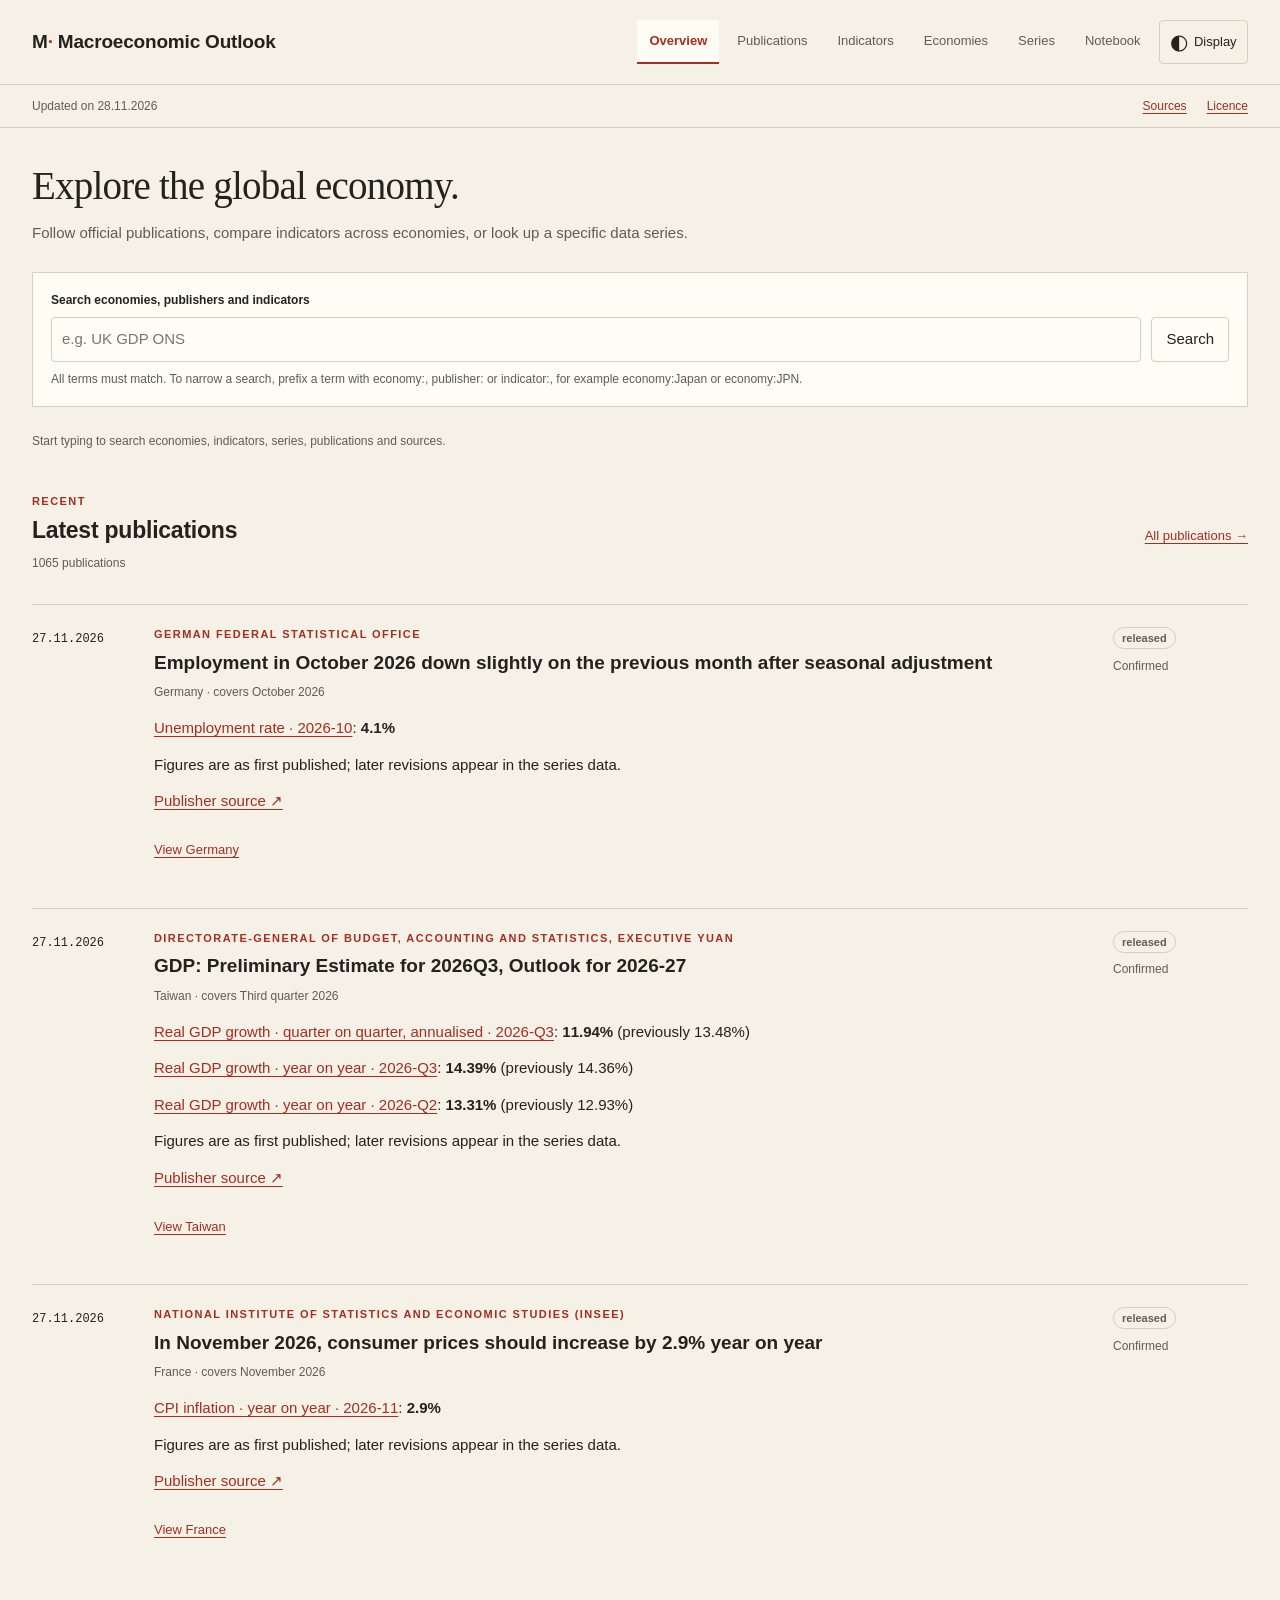
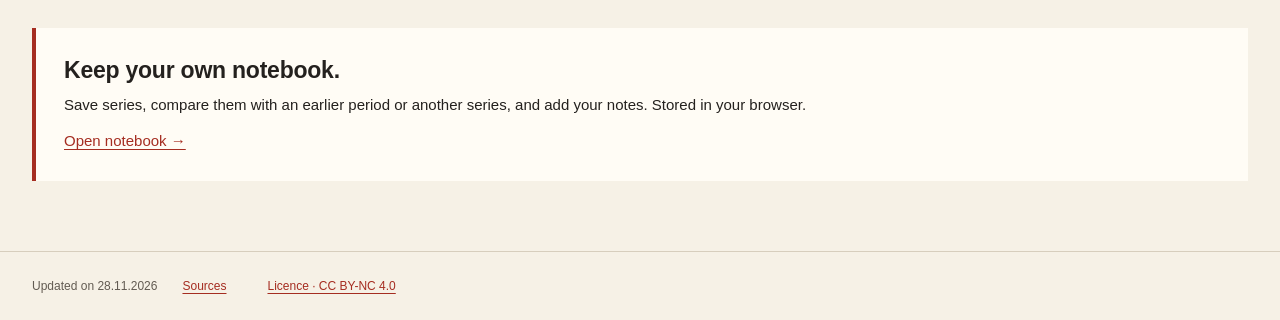
<file: index.html>
<!doctype html><html lang="en"><head><meta charset="utf-8"><meta name="viewport" content="width=device-width,initial-scale=1"><meta name="description" content="Official macroeconomic data and publications for 65 economies: growth, prices, labour and interest rates, updated daily from statistics offices and central banks."><link rel="icon" href="favicon.svg" type="image/svg+xml"><link rel="stylesheet" href="research/styles.css?v=d2d19fbd4fea"><title>Macroeconomic Outlook</title></head><body><a class="skip" href="#main">Skip to content</a><header><a class="brand" href="?view=home">M<span>·</span> Macroeconomic Outlook</a><nav id="nav" aria-label="Main navigation"></nav></header><div id="appearance-panel" popover aria-label="Appearance"><div role="group" aria-labelledby="appearance-typeface"><p class="appearance-caption" id="appearance-typeface">Typeface</p><button data-setting="typeface" data-value="serif" aria-label="Serif" title="Serif" style="font-family:Georgia,serif">Aa</button><button data-setting="typeface" data-value="sans" aria-label="Sans" title="Sans" style="font-family:Arial,sans-serif">Aa</button></div><div role="group" aria-labelledby="appearance-colours"><p class="appearance-caption" id="appearance-colours">Colours</p><button data-setting="colours" data-value="highlight" aria-label="Highlight" title="Highlight"><span class="colour-option" data-swatch="highlight"></span></button><button data-setting="colours" data-value="subtle" aria-label="Subtle" title="Subtle"><span class="colour-option" data-swatch="subtle"></span></button><button data-setting="colours" data-value="mono" aria-label="Mono" title="Mono"><span class="colour-option" data-swatch="mono"></span></button></div><div role="group" aria-labelledby="appearance-mode"><p class="appearance-caption" id="appearance-mode">Mode</p><button data-setting="mode" data-value="light" aria-label="Light" title="Light">☀</button><button data-setting="mode" data-value="dark" aria-label="Dark" title="Dark">☾</button></div></div><div id="context"></div><div id="page-notices"></div><main id="main" tabindex="-1"></main><div id="toast" role="status"></div><footer>Updated daily. <a href="?view=sources">Sources</a> <a id="license-link" href="?view=license">Licence · CC BY-NC 4.0</a></footer><script src="research/snapshot.js"></script><script src="research/experience.js?v=b7dd1853c704"></script><script src="research/notebook-url.js?v=3d018c763f7b"></script><script src="research/companions.js?v=35805f61de09"></script><script src="research/asof.js?v=dbe8106086f5"></script><script src="research/app.js?v=a9ac0f4511d9"></script></body></html>
</file>
<file: research/styles.css>
:root{--paper:#f6f4ed;--panel:#fffdf8;--ink:#24312c;--muted:#59675e;--line:#d3d9cf;--accent:#285e4c;--growth:#dbe9e3;--prices:#f2e6ce;--labour:#e6e0ef;font-family:-apple-system,BlinkMacSystemFont,"Segoe UI",sans-serif;color:var(--ink);background:var(--paper);font-synthesis:none}*{box-sizing:border-box}body{margin:0;font-size:15px;line-height:1.5}body[data-typeface=serif]{--paper:#fff;--panel:#fafafa;--ink:#222;--muted:#555;--line:#c4c4c4;--accent:#333;--growth:#e6eee9;--prices:#f2ecdf;--labour:#ece8f1}body[data-typeface=sans]{--paper:#faf9f4;--panel:#fff;--ink:#171717;--muted:#535353;--line:#c9c8c3;--accent:#b03222;--growth:#e2e9e2;--prices:#f3e5cc;--labour:#e5e1ed}a{color:var(--accent);text-underline-offset:3px}button,input,select,textarea{font:inherit;color:inherit}button{cursor:pointer}button,a,input,select,summary{touch-action:manipulation}button,.button{min-height:44px;padding:9px 14px;border:1px solid var(--line);border-radius:4px;background:var(--panel);text-decoration:none}button:hover{border-color:var(--accent);background:var(--paper)}button:disabled{opacity:.4;cursor:default}input,select,textarea{padding:10px;border:1px solid var(--line);background:var(--panel);border-radius:4px;min-height:44px;min-width:0;max-width:100%}:focus-visible{outline:3px solid #aa730b;outline-offset:3px}label{font-size:12px;font-weight:600;display:flex;flex-direction:column;gap:6px}summary{cursor:pointer;min-height:40px;padding:8px 0;font-size:13px}details p{font-size:13px}code{overflow-wrap:anywhere;font-size:12px}small{font-size:12px;color:var(--muted)}h1,h2,h3,p{margin:0}h1{font:normal 46px/1.12 Georgia,serif;letter-spacing:-.02em;max-width:850px;text-wrap:balance}h2{font-size:23px;line-height:1.3;letter-spacing:-.01em}h3{font-size:17px;line-height:1.35}p{margin:8px 0 14px}.eyebrow{text-transform:uppercase;font-size:11px;letter-spacing:.13em;font-weight:750;color:var(--accent);margin-bottom:7px}.meta{font-size:12px;color:var(--muted)}.skip{position:absolute;top:-60px;background:white;z-index:100;padding:10px}.skip:focus{top:0}header{display:flex;gap:24px;align-items:center;justify-content:space-between;padding:20px 32px;border-bottom:1px solid var(--line);max-width:1600px;margin:auto}.brand{text-decoration:none;font-size:19px;font-weight:750;letter-spacing:-.01em;color:var(--ink)}.brand span{color:var(--accent)}nav{display:flex;gap:6px;flex-wrap:wrap}nav a{padding:10px 12px;font-size:13px;color:var(--muted);text-decoration:none;border-bottom:2px solid transparent}.active{border-color:var(--accent)!important;color:var(--accent)!important;font-weight:700;background:var(--panel)}#context{display:flex;justify-content:space-between;gap:20px;padding:12px 32px;font-size:12px;color:var(--muted);border-bottom:1px solid var(--line)}main{max-width:1380px;margin:auto;padding:36px 32px 70px;min-height:65vh}main:focus{outline:none}.page-heading{margin-bottom:28px}.page-heading>p:last-child{color:var(--muted);max-width:790px;margin-top:14px}.section-heading{display:flex;align-items:center;justify-content:space-between;gap:20px;margin:35px 0 18px}.section-heading>a{font-size:13px}.pub-row{display:grid;grid-template-columns:100px minmax(0,1fr) 135px;gap:22px;padding:21px 0;border-top:1px solid var(--line)}.pub-row time{font:12px ui-monospace,monospace}.pub-row h3{font-size:19px}.pub-row .eyebrow{margin-top:0}.badge{align-self:start;font-size:11px;border:1px solid var(--line);border-radius:20px;padding:4px 8px;text-align:center;color:var(--muted)}.inline-links{display:flex;gap:15px;flex-wrap:wrap;margin:15px 0}.inline-links a{font-size:13px}.kpi-grid{display:grid;grid-template-columns:repeat(3,minmax(0,1fr));gap:18px}.kpi{min-width:0;padding:22px;background:var(--panel);border:1px solid var(--line);border-radius:8px;display:flex;flex-direction:column}.kpi.growth{background:var(--growth)}.kpi.prices{background:var(--prices)}.kpi.labour{background:var(--labour)}.kpi h3{min-height:46px;font-size:17px}.value{font-size:43px;font-weight:550;line-height:1.1;letter-spacing:-.03em;font-variant-numeric:tabular-nums;margin:13px 0}.value small{letter-spacing:0;font-variant-numeric:normal}.value small.unit-short{font-size:20px;color:inherit;margin-left:3px}.value small.unit-long{display:block;font-size:14px;line-height:1.3;font-weight:400;color:var(--muted);margin:2px 0 0}.spark{width:100%;height:155px;color:var(--accent);display:block;margin-top:auto}.spark text{font:15px sans-serif;fill:var(--muted)}.spark circle{fill:currentColor}.card-actions{display:flex;align-items:center;justify-content:space-between;gap:8px;border-top:1px solid var(--line);padding-top:12px;margin-top:8px;font-size:12px}.card-actions button{font-size:12px;background:transparent;padding:8px}.no-chart{display:flex;align-items:center;justify-content:center;min-height:155px;padding:25px;border-top:1px dashed var(--line);color:var(--muted);font-size:13px}.notebook-invite{margin-top:40px;padding:28px;background:var(--panel);border-left:4px solid var(--accent)}.filters{display:flex;flex-wrap:wrap;gap:14px;align-items:end;padding:18px;border:1px solid var(--line);background:var(--panel);margin:18px 0}.filters label{flex:1 1 160px}.filters select{width:100%}.day-strip{display:flex;gap:6px;overflow:auto;padding:10px 0}.day-strip a{min-width:90px;text-align:center;border:1px solid var(--line);padding:12px 8px;border-radius:4px;font-size:12px;text-decoration:none}.day-strip a:first-child{min-width:115px}.result-count{font-size:13px;color:var(--muted);margin:20px 0}.notice{padding:14px 18px;background:var(--panel);border-left:3px solid var(--accent);font-size:13px;color:var(--muted);margin:18px 0}.table-scroll{overflow:auto}table{border-collapse:collapse;width:100%;font-size:13px}th,td{padding:12px 10px;border-bottom:1px solid var(--line);text-align:left;vertical-align:top}th{font-size:12px;color:var(--muted)}.table-scroll table{min-width:600px}.coverage-strip{display:flex;justify-content:space-between;gap:15px;padding:17px 0;border-top:1px solid var(--line);border-bottom:1px solid var(--line);font-size:13px}.coverage-strip span{color:var(--muted)}.multiples{display:grid;grid-template-columns:repeat(3,minmax(0,1fr));gap:16px}.multiples .kpi{padding:20px}.multiples .value{font-size:35px}.multiples .missing{background:transparent;border-style:dashed}.basket-edit{margin:20px 0;padding:8px 18px;border:1px solid var(--line)}.basket-edit>p{font-size:13px}.member-grid{display:grid;grid-template-columns:repeat(4,1fr);gap:10px;max-height:300px;overflow:auto;margin:15px 0}.member-grid label{flex-direction:row;align-items:center;font-weight:400}.member-grid input{min-height:0;width:17px;height:17px}.inline-actions{display:flex;gap:12px;flex-wrap:wrap;align-items:center;margin:15px 0;font-size:13px}.inline-actions button{font-size:12px}.map-panel{background:var(--panel);border:1px solid var(--line);padding:20px}.world-map{width:100%;max-height:450px;background:#e3eeed;border-radius:3px}.world-map path{stroke:#edf4f3;stroke-width:.6}.world-map .tracked{fill:#508880}.world-map .group-only{fill:#bacdc6}.world-map .untracked{fill:#d3ded9}.world-map a:hover,.world-map a:focus{fill:#bd7835}.world-map a{cursor:pointer}.world-map circle{stroke:#fff;stroke-width:1}.list-search{margin:25px 0;max-width:450px}.economy-list{display:grid;grid-template-columns:repeat(4,1fr);gap:10px}.economy-list a{padding:15px;border-bottom:1px solid var(--line);text-decoration:none;font-size:14px}.economy-list small{display:block}.searchbar{border:1px solid var(--line);background:var(--panel);padding:18px;margin-bottom:25px}.searchbar>div{display:flex;gap:10px;margin-top:8px}.searchbar input{flex:1;width:100%}.searchbar p{margin-bottom:0}.series-layout{display:grid;grid-template-columns:340px minmax(0,1fr);gap:30px;align-items:start}.catalogue{max-height:820px;overflow:auto;padding-right:15px}.catalogue>article{padding:18px 0;border-bottom:1px solid var(--line)}.catalogue h3{font-size:15px}.catalogue .inline-actions{gap:10px;margin-bottom:0;font-size:12px}.analysis{min-width:0}.analysis>h2{margin-bottom:20px}.evidence{border-top:1px solid var(--line);padding:12px 0;margin-top:20px}.evidence .table-scroll{max-height:350px}.evidence summary{font-weight:600}.comparison-pair{display:grid;grid-template-columns:1fr 1fr;gap:15px}.comparison-pair .kpi{padding:18px}.comparison-pair .card-actions{flex-wrap:wrap}.empty-panel{border:1px dashed var(--line);padding:35px;background:var(--panel);color:var(--muted)}.empty-panel h2{color:var(--ink)}.source-grid{display:grid;grid-template-columns:repeat(3,1fr);gap:16px}.source-grid article{border:1px solid var(--line);padding:20px;background:var(--panel);font-size:13px}.source-grid h3{font-size:16px}.note-block{border:1px solid var(--line);padding:26px;background:var(--panel);margin-top:25px}.note-block .section-heading{margin-top:0}.note-block>.kpi{max-width:600px}.note-label{margin-top:20px;font-weight:600}.note-label textarea{width:100%;resize:vertical;font-size:15px;line-height:1.6}#toast:empty{display:none}#toast{position:fixed;bottom:20px;right:25px;max-width:400px;background:var(--ink);color:var(--paper);padding:16px 20px;box-shadow:0 5px 20px #0002;z-index:20;font-size:13px}footer{padding:25px 32px;border-top:1px solid var(--line);color:var(--muted);font-size:12px;display:flex;gap:25px;align-items:start}footer details{max-width:550px}footer summary{padding:0}[hidden]{display:none!important}body[data-typeface=serif] h1{font-size:39px}body[data-typeface=serif] .kpi{border-radius:0}body[data-typeface=sans] h1{font:750 38px/1.1 Helvetica,Arial,sans-serif;letter-spacing:-.025em}body[data-typeface=sans] h2{font-size:22px}body[data-typeface=sans] .page-heading{border-bottom:3px solid var(--ink);padding-bottom:22px}body[data-typeface=sans] .kpi{border-radius:0}body[data-typeface=sans] main{padding-top:25px}
@media(max-width:1100px){header{display:block}header nav{margin-top:12px}.series-layout{grid-template-columns:290px minmax(0,1fr)}.comparison-pair{grid-template-columns:1fr}.member-grid{grid-template-columns:repeat(3,1fr)}}@media(max-width:760px){main{padding:25px 20px}header,#context{padding:16px 20px}.brand{font-size:18px}nav{gap:0}nav a{padding:10px 9px;font-size:12px}#context{display:block}#context a{display:block;margin-top:8px}h1{font-size:34px}body[data-typeface=sans] h1,body[data-typeface=serif] h1{font-size:32px}.kpi-grid,.multiples,.source-grid{grid-template-columns:1fr}.kpi h3{min-height:0}.pub-row{grid-template-columns:1fr;gap:8px}.badge{justify-self:start}.pub-row h3{font-size:18px}.section-heading{align-items:start}.section-heading h2{font-size:21px}.coverage-strip{flex-direction:column}.member-grid{grid-template-columns:repeat(2,1fr)}.economy-list{grid-template-columns:repeat(2,1fr)}.series-layout{display:flex;flex-direction:column}.analysis{order:-1;width:100%}.catalogue{width:100%;max-height:none}.note-block{padding:18px}.filters{padding:13px}.filters label{flex-basis:140px}.note-block .section-heading{display:block}footer{flex-wrap:wrap;padding:20px}.table-scroll table{font-size:12px}#toast{left:20px;right:20px;bottom:15px}.searchbar{padding:14px}.searchbar>div{gap:6px}.searchbar button{padding:8px 10px}.world-map{min-height:180px}.map-panel{padding:12px}}@media(prefers-reduced-motion:reduce){*{scroll-behavior:auto!important}}
/* Layout theme and colour palette are independent. Palette variables live on body. */
html{background:var(--paper)}body{background:var(--paper);color:var(--ink);min-height:100vh}.world-map{background:var(--panel)}.world-map path{stroke:var(--paper)}.world-map .tracked{fill:var(--accent)}.world-map .group-only{fill:var(--muted);opacity:.6}.world-map .untracked{fill:var(--line)}.world-map a:hover,.world-map a:focus{fill:var(--ink);opacity:1}.world-map circle{stroke:var(--paper)}body[data-mode=dark] .notice,body[data-mode=dark] .kpi{border-color:var(--line)}.date-presets{display:flex;gap:8px;flex-wrap:wrap}.date-presets a{padding:10px 16px;border:1px solid var(--line);border-radius:4px;text-decoration:none;font-size:13px}.status-scheduled{border-style:dashed}.status-provisional{border-style:dotted}.status-released{font-weight:650}.selected-event{border-left:3px solid var(--accent);padding-left:15px}.home-results:empty{display:none}.home-results{scroll-margin-top:20px}.home-results>section{margin:25px 0 35px}.home-results .section-heading{margin:15px 0}.home-results h2{font-size:20px}.home-results h2 small{font-size:13px}.preview-grid{display:grid;grid-template-columns:repeat(3,minmax(0,1fr));gap:15px;margin-top:14px}.search-preview{border:1px solid var(--line);padding:20px;background:var(--panel);min-width:0;display:flex;flex-direction:column}.search-preview h3{font-size:17px}.search-preview p{font-size:13px}.search-preview .eyebrow{font-size:11px}.preview-action{margin-top:auto;padding-top:15px;font-size:13px}.preview-value{font-size:32px;line-height:1.2;margin-top:16px;font-variant-numeric:tabular-nums}.search-preview .spark{height:130px}.preview-kpis{display:grid;grid-template-columns:1fr;gap:6px;margin-top:15px}.preview-kpi{padding:10px 12px;border:1px solid var(--line)}.preview-kpi.growth{background:var(--growth)}.preview-kpi.prices{background:var(--prices)}.preview-kpi.labour{background:var(--labour)}.preview-kpi>span{font-size:11px}.preview-kpi strong{display:block;font-size:21px}.preview-kpi small{display:block;font-size:11px}.home-results .badge{align-self:start}body[data-mode=dark] input{color-scheme:dark}.search-preview .meta{color:var(--muted)}@media(max-width:1000px){.preview-grid{grid-template-columns:repeat(2,minmax(0,1fr))}}@media(max-width:650px){.preview-grid{grid-template-columns:1fr}.pub-row>div:last-child .meta{margin:5px 0}.preview-kpis{grid-template-columns:1fr}.preview-kpi{padding:8px}.preview-kpi strong{font-size:17px}.preview-kpi small{font-size:11px;overflow-wrap:anywhere}}
.search-preview:has(.preview-kpis){grid-column:1/-1}.preview-kpis{grid-template-columns:repeat(3,minmax(0,1fr))}.search-preview:has(.preview-kpis) .preview-action{margin-top:8px}
.appearance-toggle{font-size:1.4rem;padding:.25rem .65rem;background:transparent;color:var(--ink);border:1px solid var(--line);border-radius:4px;cursor:pointer}
#appearance-panel{position:fixed;inset:5rem 1rem auto auto;margin:0;padding:1rem;background:var(--panel);color:var(--ink);border:1px solid var(--line);box-shadow:0 8px 30px #0003;border-radius:6px}
#appearance-panel [role=group]{display:flex;gap:.5rem;padding:.5rem 0}#appearance-panel [role=group]+[role=group]{border-top:1px solid var(--line)}
#appearance-panel button{width:48px;height:44px;padding:5px;background:var(--paper);color:var(--ink);border:1px solid var(--line);font-size:22px;cursor:pointer;border-radius:3px}#appearance-panel button[aria-pressed=true]{outline:2px solid var(--accent);outline-offset:1px}.colour-option{display:block;width:100%;height:100%;border:1px solid var(--muted);border-radius:50%}.publication-details{margin-top:1rem}.inline-links>span{padding:.3rem 0;color:var(--muted)}
.filters input,.filters select,.filters button{box-sizing:border-box;height:44px;min-height:44px;font:inherit;line-height:normal}.filters select{-webkit-appearance:none;appearance:none;background-image:linear-gradient(45deg,transparent 50%,currentColor 50%),linear-gradient(135deg,currentColor 50%,transparent 50%);background-position:calc(100% - 15px) 19px,calc(100% - 10px) 19px;background-size:5px 5px;background-repeat:no-repeat;padding-right:30px}
.economy-publications-heading{margin-top:3.5rem;padding-top:1rem}body[data-typeface=sans] .economy-publications-heading{border-top:1px solid var(--line);margin-top:2rem}.notebook-share{display:block;margin:1.5rem 0 .5rem}.notebook-share input{display:block;width:100%;margin-top:.5rem;box-sizing:border-box}

.month-preset{display:inline-flex;margin:0}.month-preset select{height:44px;box-sizing:border-box;font:inherit;background:var(--panel);color:var(--ink);border:1px solid var(--line);padding:0 .75rem;max-width:100%;border-radius:3px}.sr-only{position:absolute;width:1px;height:1px;padding:0;margin:-1px;overflow:hidden;clip:rect(0,0,0,0);white-space:nowrap;border:0}

.license-copy{max-width:780px}.license-copy h2{margin-top:2rem}.license-copy p{line-height:1.7}footer #license-link{margin-left:1rem}
.kpi h3 a,.kpi .eyebrow a,.catalogue h3 a,.catalogue .eyebrow a,.search-preview h3 a,.search-preview .eyebrow a{color:inherit;text-decoration:none}.kpi h3 a:hover,.kpi h3 a:focus-visible,.kpi .eyebrow a:hover,.kpi .eyebrow a:focus-visible,.catalogue h3 a:hover,.catalogue h3 a:focus-visible,.catalogue .eyebrow a:hover,.catalogue .eyebrow a:focus-visible,.search-preview h3 a:hover,.search-preview h3 a:focus-visible,.search-preview .eyebrow a:hover,.search-preview .eyebrow a:focus-visible{text-decoration:underline}
.preview-value small,.preview-kpi strong small{letter-spacing:0;font-variant-numeric:normal}.preview-value small.unit-short{font-size:20px;margin-left:3px}.preview-kpi strong small.unit-short{display:inline;font-size:inherit;color:inherit}.preview-value small.unit-long,.preview-kpi strong small.unit-long{display:block;font-size:14px;line-height:1.3;font-weight:400;color:var(--muted);margin:2px 0 0}
.inline-actions a,.inline-links a,.card-actions a,.section-heading>a,.preview-action a,.date-presets a{display:inline-flex;align-items:center;min-height:44px}nav a{min-height:44px;display:inline-flex;align-items:center}.member-grid label{min-height:44px}.member-grid input{width:22px;height:22px}
#page-notices{max-width:1380px;margin:auto;padding:0 32px}#page-notices:empty{display:none}.page-notice{display:flex;justify-content:space-between;align-items:center;gap:12px;margin:18px 0 0}.page-notice button{flex:none;font-size:12px;padding:6px 12px}
.notebook-share-row{display:flex;gap:10px;align-items:center}.notebook-share-row input{flex:1;width:auto;min-width:0}.notebook-share-row button{flex:none}.missing-block blockquote{margin:12px 0 16px;padding:10px 16px;border-left:3px solid var(--line);white-space:pre-wrap;overflow-wrap:anywhere}
#appearance-panel [role=group]{flex-wrap:wrap}.appearance-caption{flex-basis:100%;margin:0;font-size:12px;font-weight:600;color:var(--muted)}.appearance-toggle{display:inline-flex;align-items:center;gap:6px;font-size:13px}.appearance-toggle span{font-size:1.3rem;line-height:1}
@media(max-width:760px){#page-notices{padding:0 20px}}@media(max-width:650px){.preview-kpis{grid-template-columns:1fr}}
.value,.preview-value{overflow-wrap:anywhere}.source-grid article{min-width:0;overflow-wrap:anywhere}
.inline-links{align-items:center}.inline-links>span{display:inline-flex;align-items:center;min-height:44px;padding:0;font-size:13px}
#context{max-width:1600px;margin:auto}.economy-group-section,.economy-part-of{margin-bottom:28px}
.kpi h3,.catalogue h3{position:relative}.info-btn{display:inline-flex;align-items:center;justify-content:center;width:20px;height:20px;min-height:0;padding:0;margin-left:6px;border-radius:50%;border:1px solid var(--muted);background:transparent;color:var(--muted);font:italic 600 12px/1 Georgia,serif;vertical-align:2px}.info-btn:hover,.info-btn[aria-expanded=true]{border-color:var(--accent);color:var(--accent);background:transparent}.info-pop{position:absolute;left:0;top:100%;z-index:30;width:max-content;max-width:min(320px,80vw);margin-top:6px;padding:10px 12px;background:var(--panel);color:var(--ink);border:1px solid var(--line);box-shadow:0 6px 20px #0002;font-size:13px;font-weight:400;line-height:1.45;letter-spacing:0;text-transform:none}.info-pop span{display:block}.info-pop span+span{margin-top:8px;color:var(--muted)}
.spark{touch-action:pan-y}.spark:focus-visible{outline-offset:2px}.spark .spark-hover circle{fill:var(--accent);stroke:var(--panel);stroke-width:2}.spark .spark-hover rect{fill:var(--panel);stroke:var(--line);opacity:.95}.spark .spark-hover text{font:600 15px sans-serif;fill:var(--ink)}
.coverage-strip{flex-wrap:wrap;align-items:center}.coverage-strip .show-empty{flex-direction:row;align-items:center;gap:8px;min-height:44px;font-size:13px;font-weight:400;color:var(--ink)}.show-empty input{width:20px;height:20px;min-height:0;margin:0}
.value.empty-value{font-size:20px;letter-spacing:0;color:var(--muted);font-weight:400}
.other-indicators{margin:28px 0;border-top:1px solid var(--line);padding-top:8px}.other-indicators>summary{font-size:23px;line-height:1.3;letter-spacing:-.01em;font-weight:700;padding:8px 0}.other-indicators>.kpi-grid{margin-top:16px}
.note-pair{display:grid;grid-template-columns:repeat(2,minmax(0,1fr));gap:16px;align-items:stretch;margin-top:16px}.note-pair .kpi{height:100%}.note-compare{position:relative;min-width:0}.compare-card{position:relative;height:100%}.compare-remove{position:absolute;top:8px;right:8px;width:36px;height:36px;min-height:0;padding:0;border-radius:50%;font-size:20px;line-height:1;background:var(--panel)}.compare-empty{height:100%;min-height:240px;display:flex;flex-direction:column;align-items:center;justify-content:center;gap:10px;border:2px dashed var(--line);border-radius:8px;color:var(--muted)}.compare-empty p{margin:0;font-size:13px}.compare-add{width:56px;height:56px;border-radius:50%;padding:0;font-size:28px;line-height:1}.compare-search{border:2px dashed var(--line);border-radius:8px;padding:16px;min-height:240px}.compare-search input{width:100%}.compare-results{display:flex;flex-direction:column;gap:6px;margin-top:10px;max-height:360px;overflow:auto}.compare-results button{text-align:left;font-size:13px;min-height:44px}
#toast a{color:var(--paper);text-decoration:underline;font-weight:600}
@media(max-width:760px){.note-pair{grid-template-columns:1fr}}

.scale-toggle{display:flex;flex-direction:row;align-items:center;gap:8px;min-height:44px;font-size:13px;font-weight:400;color:var(--ink);margin:0 0 4px}.scale-toggle input{margin:0}.kpi .evidence{margin-top:12px;padding-bottom:0}
.measure{display:block;margin:-6px 0 10px;font-size:12px}.measure span{display:block;color:var(--muted);font-size:11px;text-transform:uppercase;letter-spacing:.08em;margin-bottom:3px}.measure select{width:100%;max-width:100%;font-size:13px;padding:6px 8px}.latest-published{margin-top:6px}
.revisions h4{margin:16px 0 0;font-size:14px}.revisions td a{font-size:11px;margin-left:4px}.spark .revision circle{fill:currentColor}.one-point{margin-top:4px}
#context .context-tools{display:flex;align-items:center;gap:20px;flex-wrap:wrap}.asof-control{flex-direction:row;align-items:center;gap:8px;font-weight:400;font-size:12px;color:var(--muted)}.asof-control input{min-height:0;padding:1px 6px;font-size:12px;line-height:1.4}#toast .copy-fallback{display:block;width:100%;margin-bottom:8px;color:var(--ink)}
@media(max-width:760px){#context .context-tools{margin-top:8px;gap:4px 20px}#context .context-tools a{margin-top:0}.asof-control input{min-height:44px}}
.copy-page-link{display:inline-flex;align-items:center;font-size:13px;padding:.25rem .65rem;background:transparent;color:var(--ink);border:1px solid var(--line);border-radius:4px;cursor:pointer;margin-left:6px}
</file>
